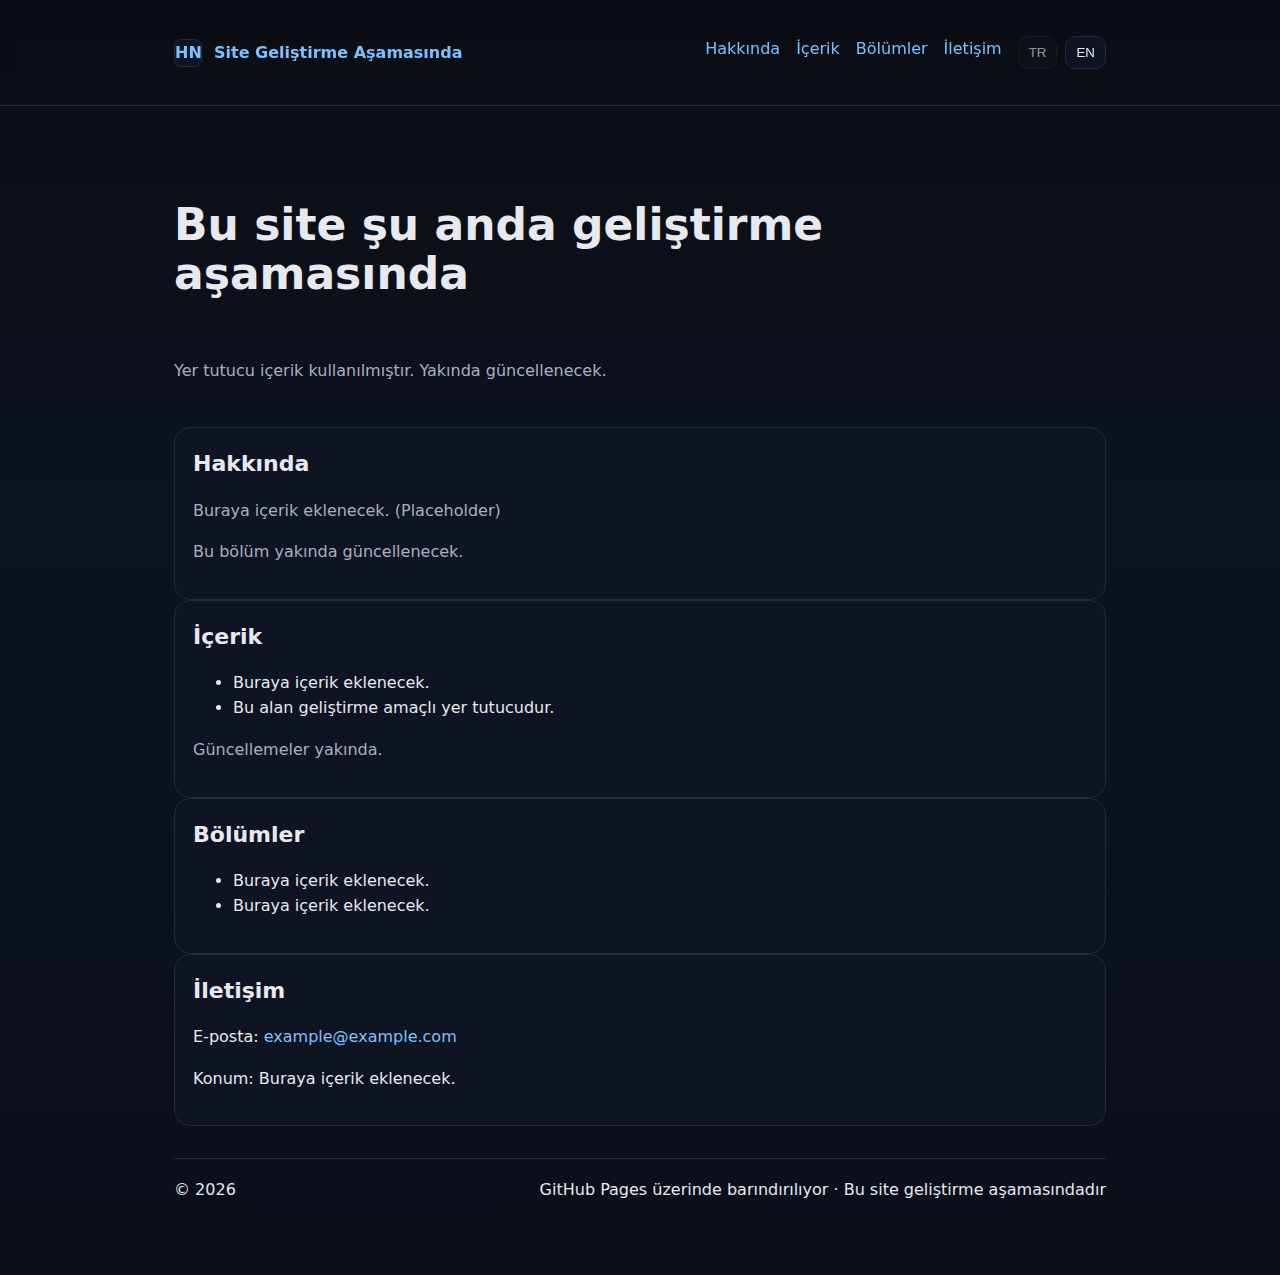
<file: index.html>
<!DOCTYPE html>
<html lang="tr">
<head>
  <meta charset="utf-8" />
  <meta name="viewport" content="width=device-width, initial-scale=1" />
  <title>Site Geliştirme Aşamasında</title>
  <meta name="description" content="Kişisel site — geliştirme aşamasında. Yakında içerik eklenecek." />
  <style>
    :root{ --bg:#0b0e14; --panel:#0f1422; --text:#e7e9ee; --muted:#a8b0c0; --line:#1f2940; --brand:#79c2ff; }
    *{box-sizing:border-box}
    html{scroll-behavior:smooth}
    body{margin:0;background:linear-gradient(180deg,var(--bg),#0c1220 40%,#0a0f1a);color:var(--text);font:16px/1.6 Inter,system-ui,Segoe UI,Roboto,Helvetica,Arial,sans-serif}
    a{color:var(--brand);text-decoration:none}
    a:hover{text-decoration:underline}
    .wrap{max-width:980px;margin:0 auto;padding:24px}
    header{position:sticky;top:0;background:rgba(11,14,20,.6);backdrop-filter:blur(8px);border-bottom:1px solid var(--line);z-index:10}
    .nav{display:flex;gap:18px;align-items:center;justify-content:space-between;padding:12px 0}
    .brand{display:flex;gap:12px;align-items:center}
    .logo{width:28px;height:28px;border:1px solid var(--line);border-radius:7px;display:grid;place-items:center;color:var(--brand);background:var(--panel);font-weight:800}
    .links{display:flex;gap:16px;flex-wrap:wrap}
    .lang{display:flex;gap:8px;align-items:center}
    .btn{border:1px solid var(--line);background:var(--panel);padding:8px 10px;border-radius:10px;color:var(--text);cursor:pointer}
    .btn:disabled{opacity:.6;cursor:default}
    .hero{display:grid;gap:14px;padding:42px 0 28px}
    .title{font-size:clamp(28px,4vw,44px);line-height:1.1;font-weight:900}
    .subtitle{color:var(--muted)}
    .grid{display:grid;gap:18px;grid-template-columns:repeat(12,1fr)}
    .card{grid-column:span 12;border:1px solid var(--line);background:var(--panel);border-radius:16px;padding:18px}
    @media(min-width:880px){.split{display:grid;grid-template-columns:1.2fr 2fr;gap:22px}}
    h2{font-size:22px;margin:0 0 10px}
    .muted{color:var(--muted)}
    .footer{display:flex;gap:14px;flex-wrap:wrap;justify-content:space-between;border-top:1px solid var(--line);margin-top:32px;padding:18px 0 48px}
    section{scroll-margin-top:84px}
  </style>
</head>
<body>
  <header>
    <div class="wrap">
      <nav class="nav">
        <div class="brand">
          <div class="logo">HN</div>
          <a href="#top"><strong data-i18n="brand">Site Geliştirme Aşamasında</strong></a>
        </div>
        <div class="links">
          <a href="#about" data-i18n="nav_about">Hakkında</a>
          <a href="#pubs" data-i18n="nav_pubs">İçerik</a>
          <a href="#projects" data-i18n="nav_projects">Bölümler</a>
          <a href="#contact" data-i18n="nav_contact">İletişim</a>
          <div class="lang">
            <button class="btn" id="trBtn">TR</button>
            <button class="btn" id="enBtn">EN</button>
          </div>
        </div>
      </nav>
    </div>
  </header>

  <main id="top" class="wrap">
    <section class="hero">
      <h1 class="title" data-i18n="hero_title">Bu site şu anda geliştirme aşamasında</h1>
      <p class="subtitle" data-i18n="hero_sub">Yer tutucu içerik kullanılmıştır. Yakında güncellenecek.</p>
    </section>

    <section id="about" class="grid">
      <article class="card">
        <h2 data-i18n="about_h">Hakkında</h2>
        <p class="muted" data-i18n="about_p1">Buraya içerik eklenecek. (Placeholder)</p>
        <p class="muted" data-i18n="about_p2">Bu bölüm yakında güncellenecek.</p>
      </article>
    </section>

    <section id="pubs" class="grid">
      <article class="card">
        <h2 data-i18n="pubs_h">İçerik</h2>
        <ul id="pubList">
          <li>Buraya içerik eklenecek.</li>
          <li>Bu alan geliştirme amaçlı yer tutucudur.</li>
        </ul>
        <p class="muted" data-i18n="pubs_note">Güncellemeler yakında.</p>
      </article>
    </section>

    <section id="projects" class="grid">
      <article class="card">
        <h2 data-i18n="projects_h">Bölümler</h2>
        <ul>
          <li>Buraya içerik eklenecek.</li>
          <li>Buraya içerik eklenecek.</li>
        </ul>
      </article>
    </section>

    <section id="contact" class="grid">
      <article class="card">
        <h2 data-i18n="contact_h">İletişim</h2>
        <p><span data-i18n="email">E‑posta</span>: <a href="mailto:example@example.com">example@example.com</a></p>
        <p data-i18n="location">Konum: Buraya içerik eklenecek.</p>
      </article>
    </section>

    <footer class="footer">
      <span>© <span id="yil"></span></span>
      <span data-i18n="footer_note">GitHub Pages üzerinde barındırılıyor · Bu site geliştirme aşamasındadır</span>
    </footer>
  </main>

  <script>
    // Basit TR/EN metinleri (placeholder)
    const i18n = {
      tr: {
        brand:'Site Geliştirme Aşamasında',
        nav_about:'Hakkında', nav_pubs:'İçerik', nav_projects:'Bölümler', nav_contact:'İletişim',
        hero_title:'Bu site şu anda geliştirme aşamasında',
        hero_sub:'Yer tutucu içerik kullanılmıştır. Yakında güncellenecek.',
        about_h:'Hakkında', about_p1:'Buraya içerik eklenecek. (Placeholder)', about_p2:'Bu bölüm yakında güncellenecek.',
        pubs_h:'İçerik', pubs_note:'Güncellemeler yakında.',
        projects_h:'Bölümler',
        contact_h:'İletişim', email:'E‑posta', location:'Konum: Buraya içerik eklenecek.',
        footer_note:'GitHub Pages üzerinde barındırılıyor · Bu site geliştirme aşamasındadır'
      },
      en: {
        brand:'Site Under Development',
        nav_about:'About', nav_pubs:'Content', nav_projects:'Sections', nav_contact:'Contact',
        hero_title:'This site is currently under development',
        hero_sub:'Placeholder content is used. Updates coming soon.',
        about_h:'About', about_p1:'Content will be added here. (Placeholder)', about_p2:'This section will be updated soon.',
        pubs_h:'Content', pubs_note:'Updates coming soon.',
        projects_h:'Sections',
        contact_h:'Contact', email:'Email', location:'Location: Content will be added here.',
        footer_note:'Hosted on GitHub Pages · This site is under development'
      }
    };

    const $ = (s, root=document) => root.querySelectorAll(s);
    const setLang = lang => {
      const dict = i18n[lang] || i18n.tr;
      $('[data-i18n]').forEach(el=>{ const k = el.getAttribute('data-i18n'); if(dict[k]) el.textContent = dict[k]; });
      localStorage.setItem('lang', lang);
      document.documentElement.lang = lang === 'en' ? 'en' : 'tr';
      document.getElementById('trBtn').disabled = (lang==='tr');
      document.getElementById('enBtn').disabled = (lang==='en');
    };
    document.getElementById('trBtn').addEventListener('click',()=>setLang('tr'));
    document.getElementById('enBtn').addEventListener('click',()=>setLang('en'));
    setLang(localStorage.getItem('lang')||'tr');
    document.getElementById('yil').textContent = new Date().getFullYear();
  </script>
</body>
</html>
</file>
